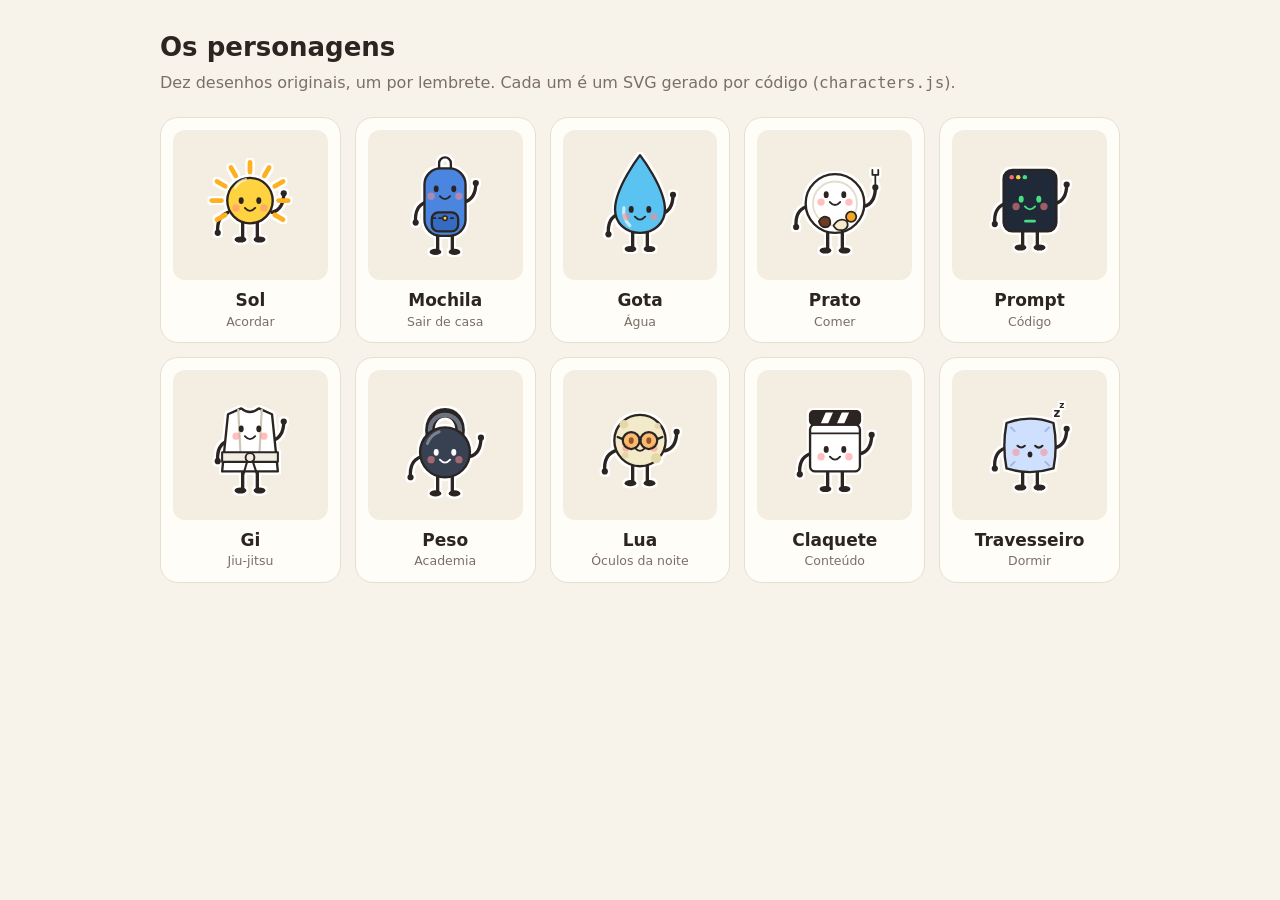
<file: docs/personagens/index.html>
<!doctype html>
<html lang="pt-BR">
<head>
<meta charset="utf-8">
<meta name="viewport" content="width=device-width, initial-scale=1">
<title>Os personagens da Turma do Dia</title>
<link rel="stylesheet" href="../../Sources/Turma/Resources/web/card.css">
<style>
  body{background:#F7F3EA;color:#2B2420;padding:28px 20px 40px;overflow:auto}
  main{max-width:960px;margin:0 auto}
  h1{font-size:26px;margin:0 0 4px}
  p.lead{margin:0 0 22px;color:#7A6F66}
  .grid{display:grid;grid-template-columns:repeat(5,1fr);gap:14px}
  @media (max-width:820px){.grid{grid-template-columns:repeat(2,1fr)}}
  .c{background:#FFFDF8;border:1px solid #E7DFD0;border-radius:18px;padding:12px;text-align:center}
  .st{background:#F4EEE2;border-radius:12px;height:150px;display:flex;align-items:center;justify-content:center}
  .st svg{height:132px;width:auto;overflow:visible;filter:drop-shadow(2px 0 0 #fff) drop-shadow(-2px 0 0 #fff) drop-shadow(0 2px 0 #fff) drop-shadow(0 -2px 0 #fff)}
  .c b{display:block;margin-top:8px;font-size:17px}
  .c span{display:block;font-size:12.5px;color:#7A6F66;line-height:1.3}
</style>
</head>
<body>
<main>
  <h1>Os personagens</h1>
  <p class="lead">Dez desenhos originais, um por lembrete. Cada um é um SVG gerado por código (<code>characters.js</code>).</p>
  <div class="grid" id="g"></div>
</main>
<script src="../../Sources/Turma/Resources/web/characters.js"></script>
<script>
const LIST = [
  ['sol','Sol','Acordar'],['mochila','Mochila','Sair de casa'],['gota','Gota','Água'],['prato','Prato','Comer'],
  ['prompt','Prompt','Código'],['gi','Gi','Jiu-jitsu'],['peso','Peso','Academia'],['lua','Lua','Óculos da noite'],
  ['claquete','Claquete','Conteúdo'],['travesseiro','Travesseiro','Dormir']
];
document.getElementById('g').innerHTML = LIST.map(([id,n,s]) =>
  `<div class="c"><div class="st">${Characters.svg(id,'smile')}</div><b>${n}</b><span>${s}</span></div>`).join('');
</script>
</body>
</html>
</file>
<file: Sources/Turma/Resources/web/card.css>
html,body{margin:0;background:transparent;overflow:hidden;-webkit-user-select:none;user-select:none}
:root{--k:1}
body{font:16px/1.5 ui-rounded,"SF Pro Rounded",system-ui,-apple-system,sans-serif;padding:12px 16px 16px}
.notif{display:none;gap:12px;align-items:center;background:#fff;color:#2B2420;border-radius:20px;padding:12px 14px;box-shadow:0 8px 24px rgba(43,36,32,.22);border:1px solid #EFE7D8;min-height:84px}
.notif.on{display:flex;animation:pop calc(.55s*var(--k)) cubic-bezier(.34,1.56,.64,1) both}
.tile{width:76px;height:76px;border-radius:16px;background:#F8F3E8;display:flex;align-items:center;justify-content:center;flex:none}
.tile svg{height:66px;width:auto;overflow:visible;filter:drop-shadow(1.5px 0 0 #fff) drop-shadow(-1.5px 0 0 #fff) drop-shadow(0 1.5px 0 #fff) drop-shadow(0 -1.5px 0 #fff)}
.t{font-size:13px;font-weight:700;line-height:1.2;min-width:0}
.t em{font-style:normal;color:#C2410C;font-size:21px;display:block;text-decoration:underline wavy #C2410C;text-underline-offset:5px;text-decoration-thickness:2px;margin:2px 0 5px}
.s{font-size:12.5px;font-weight:400;color:#6B6157;line-height:1.3;display:-webkit-box;-webkit-line-clamp:2;-webkit-box-orient:vertical;overflow:hidden}
.act{margin-left:auto;display:flex;flex-direction:column;gap:6px;flex:none}
.act button{font:inherit;font-size:12px;border-radius:999px;padding:6px 12px;border:1px solid #E4DAC8;background:#fff;color:#2B2420;cursor:pointer}
.act button.go{background:#2B2420;color:#fff;border-color:#2B2420}
.act button:focus-visible{outline:3px solid #C2410C;outline-offset:2px}

.bob{animation:bob calc(2.4s*var(--k)) ease-in-out infinite;transform-origin:60px 170px}
.wave{animation:wave calc(1.3s*var(--k)) ease-in-out infinite;transform-box:view-box}
.eye{animation:blink calc(4.5s*var(--k)) infinite;transform-box:fill-box;transform-origin:center}
.rays{animation:pulse calc(2s*var(--k)) ease-in-out infinite;transform-origin:60px 84px}
.clap{animation:clap calc(1.8s*var(--k)) ease-in-out infinite;transform-origin:26px 62px}
.zz{animation:zz calc(2.6s*var(--k)) ease-in-out infinite}
.cur{animation:cur calc(1s*var(--k)) steps(1) infinite}
.jump{animation:jump calc(.7s*var(--k)) cubic-bezier(.3,1.4,.5,1)}
@keyframes bob{0%,100%{transform:translateY(0) scaleY(1)}50%{transform:translateY(-4px) scaleY(1.015)}}
@keyframes wave{0%,100%{transform:rotate(-8deg)}50%{transform:rotate(16deg)}}
@keyframes blink{0%,92%,100%{transform:scaleY(1)}95%{transform:scaleY(.1)}}
@keyframes pulse{0%,100%{transform:scale(1)}50%{transform:scale(1.07)}}
@keyframes clap{0%,70%,100%{transform:rotate(-14deg)}80%{transform:rotate(0deg)}}
@keyframes zz{0%{opacity:0;transform:translate(0,6px)}40%{opacity:1}100%{opacity:0;transform:translate(6px,-10px)}}
@keyframes cur{0%,49%{opacity:1}50%,100%{opacity:0}}
@keyframes jump{0%{transform:translateY(0)}35%{transform:translateY(-22px) scale(1.04,.97)}70%{transform:translateY(0) scale(.97,1.03)}100%{transform:translateY(0)}}
@keyframes pop{from{opacity:0;transform:translateY(-18px) scale(.9)}to{opacity:1;transform:none}}
@media (prefers-reduced-motion:reduce){.bob,.wave,.eye,.rays,.clap,.zz,.cur,.notif.on,.jump{animation:none}}
</file>
